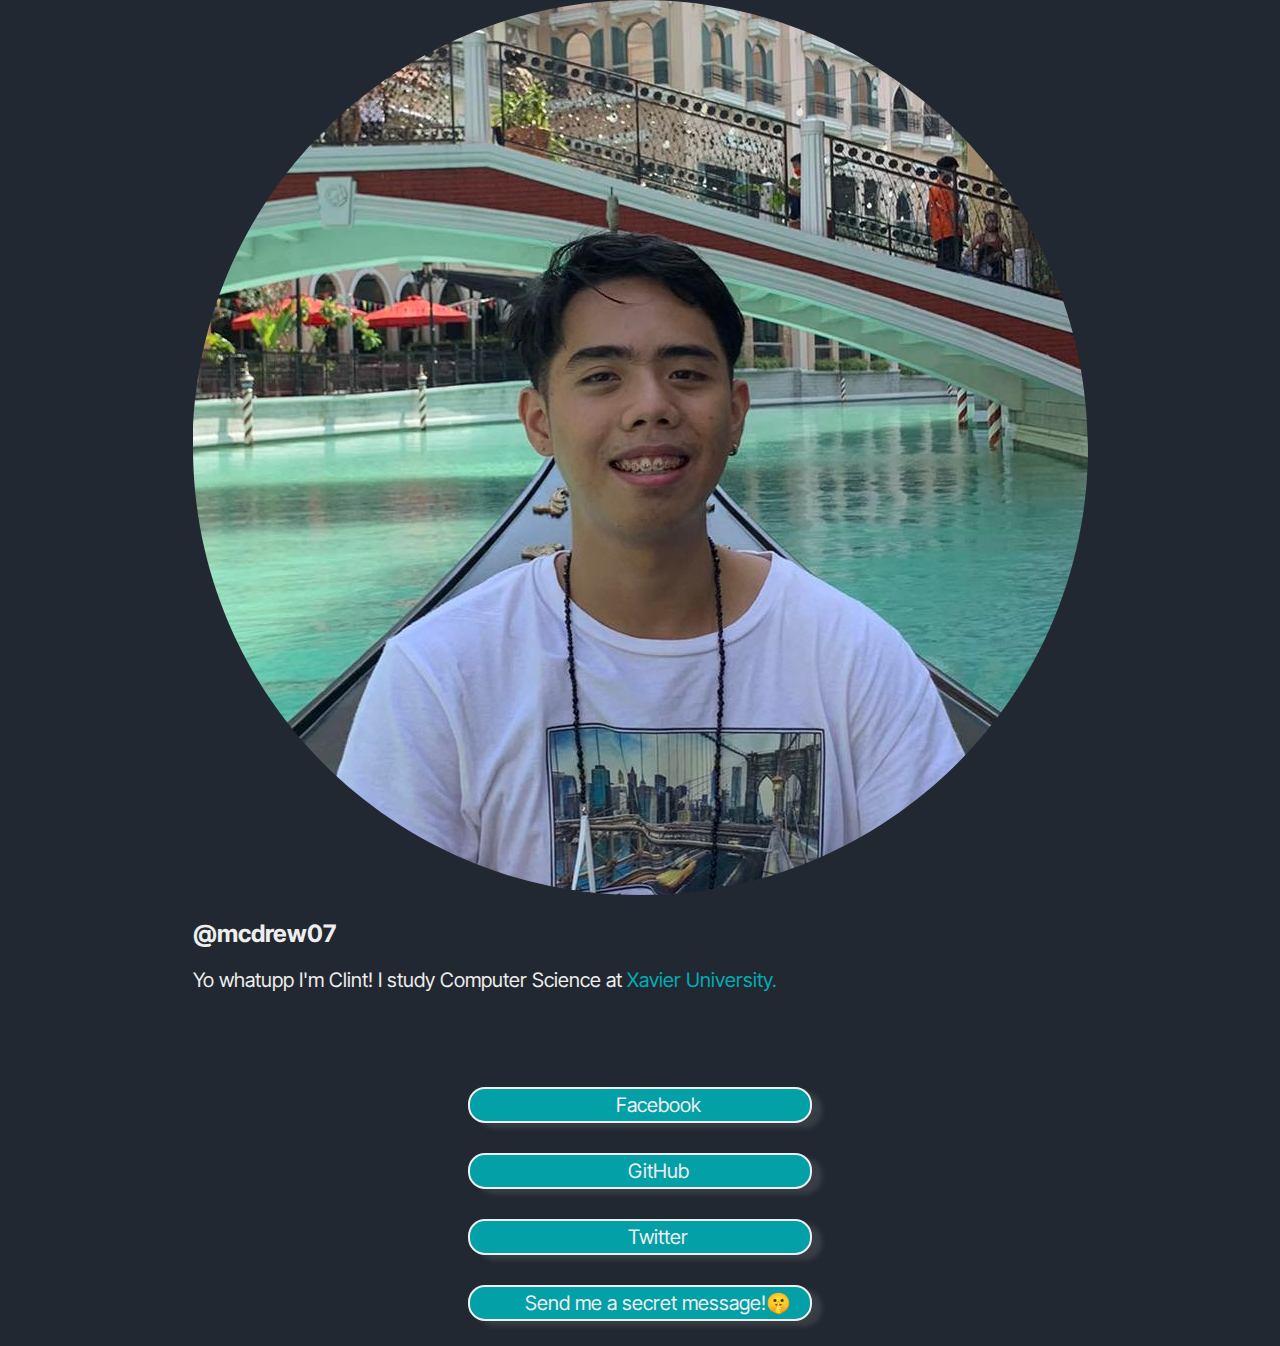
<file: index.html>
<!DOCTYPE html>
<html lang="en">
<head>
    <meta charset="UTF-8">
    <meta http-equiv="X-UA-Compatible" content="IE=edge">
    <meta name="viewport" content="width=device-width, initial-scale=1.0">
    <link rel="stylesheet" href="styles.css">
    <title>Clint Harvey - Links</title>
</head>
<body>
    <header>
        <div class="bio-section">
            <img class="my-img" src="images/mypicture.png" alt="My Picture">
            <h2>@mcdrew07</h2>
            <p>Yo whatupp I'm Clint! I study Computer Science at <a href="https://www.xu.edu.ph/">Xavier University.</a></p>
        </div>

    </header>

    <div class="links-section">
        <a class="link-tile" href="https://www.facebook.com/profile.php?id=100005833863012">
            <div class="icon">
               
            </div>
            <p>Facebook</p>
        </a>
        <a class="link-tile" href="https://github.com/clintafk">
            <div class="icon">
               
            </div>
            <p>GitHub</p>
        </a>
        <a class="link-tile" href="https://twitter.com/mcdrew007">
            <div class="icon">
                
            </div>
            <p>Twitter</p>
        </a>
        <a class="link-tile" href="https://ngl.link/mmcdrew07">
            <div class="icon">
                
            </div>
            <p>Send me a secret message!🤫</p>
        </a>
    </div> 
    
</body>
</html>
</file>
<file: styles.css>
@import url('https://fonts.googleapis.com/css2?family=Inter+Tight&display=swap');

body {
    margin: 0;
    padding: 0;
    background-color: #222831;
    color: #EEEEEE;
    display: flex;
    align-items: center;
    flex-direction: column;
    width: 100vw auto;
    font-family: "Inter Tight", sans-serif;
}

p {
    font-size: 20px;
    margin-top: 0px;
}

a {
    color: #00ADB5;
    text-decoration: none;
}

.icon {
    width: 20px;
    height: 20px;
    margin: 4px 8px;
}

.img-container img {
    width: 200px;
    height: 200px;
    border-radius: 100%;
    border: 2px solid #EEEEEE;
}

.links-section {
    z-index: 1;
    padding-top: 50px;
    width: 91%;
    max-width: 680px;
    margin: 10px;
    display: flex;
    flex-direction: column;
    align-items: center;
    text-align: center;
}

.links-section>h1 {
    font-size: 21px;
    font-weight: bold;
    border-radius: 1em;
    background-color: #393E46;
    color: #EEEEEE;
    padding: 0.3em 0.6em;
    border: 1px solid #EEEEEE;
}

.links-section>p {
    font-size: 16px;
    font-weight: lighter;
}

.link-tile {
    width: 50%;
    margin: 7px;
    background-color: #03A0A8;
    border-radius: 17px;
    display: flex;
    flex-direction: row;
    justify-content: center;
    align-items: center;
    border: 2px solid #EEEEEE;
    text-decoration: none;
    color: #EEEEEE;
    box-shadow: 10px 5px 5px #393E46;
    margin: 15px;
}

.link-tile>p {
    margin: 4px 8px;
    font-size: 20px;
}

.link-tile:hover {
    transition: cubic-bezier(.07, 1.41, .82, 1.41) 0.2s;
    transform: scale(1.02);
}

#vanta {
    z-index: 0;
    position: absolute;
    top: 0;
    left: 0;
    right: 0;
    width: 100%;
    height: 100%;
}
</file>
